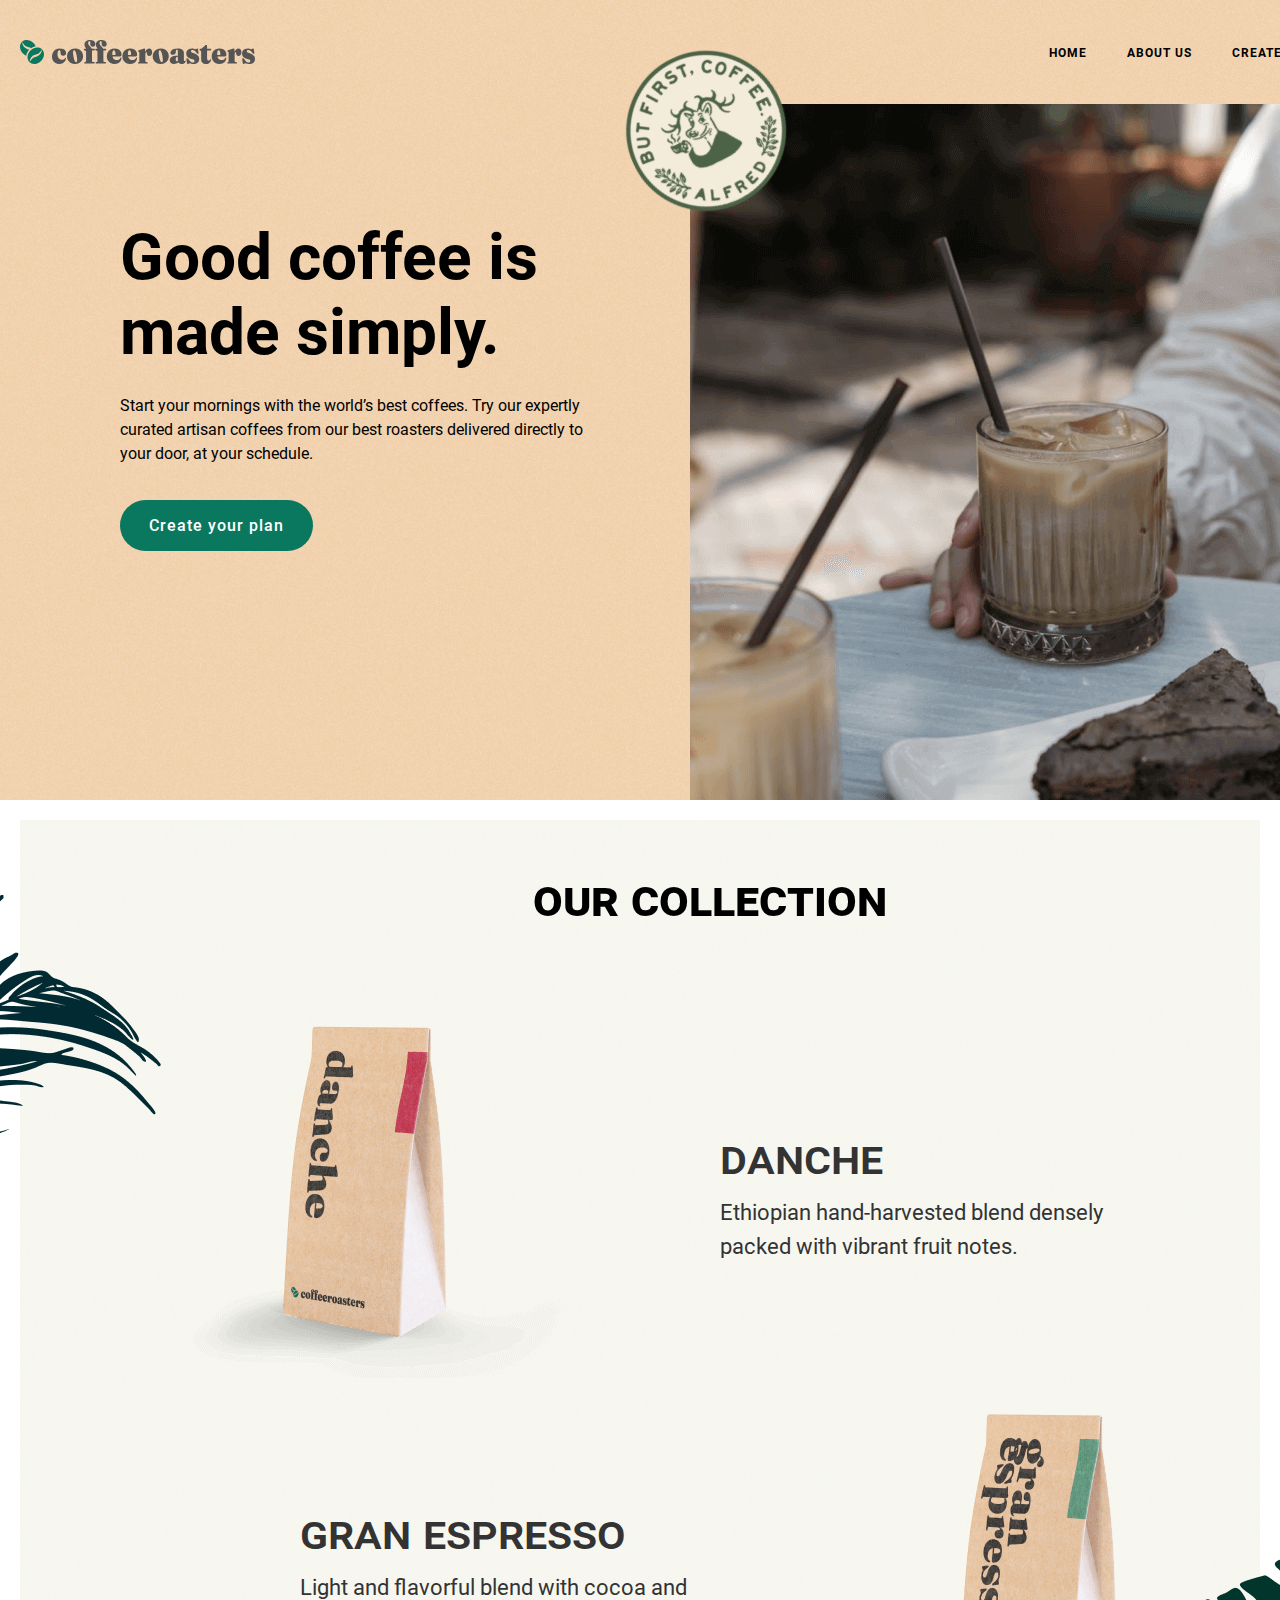
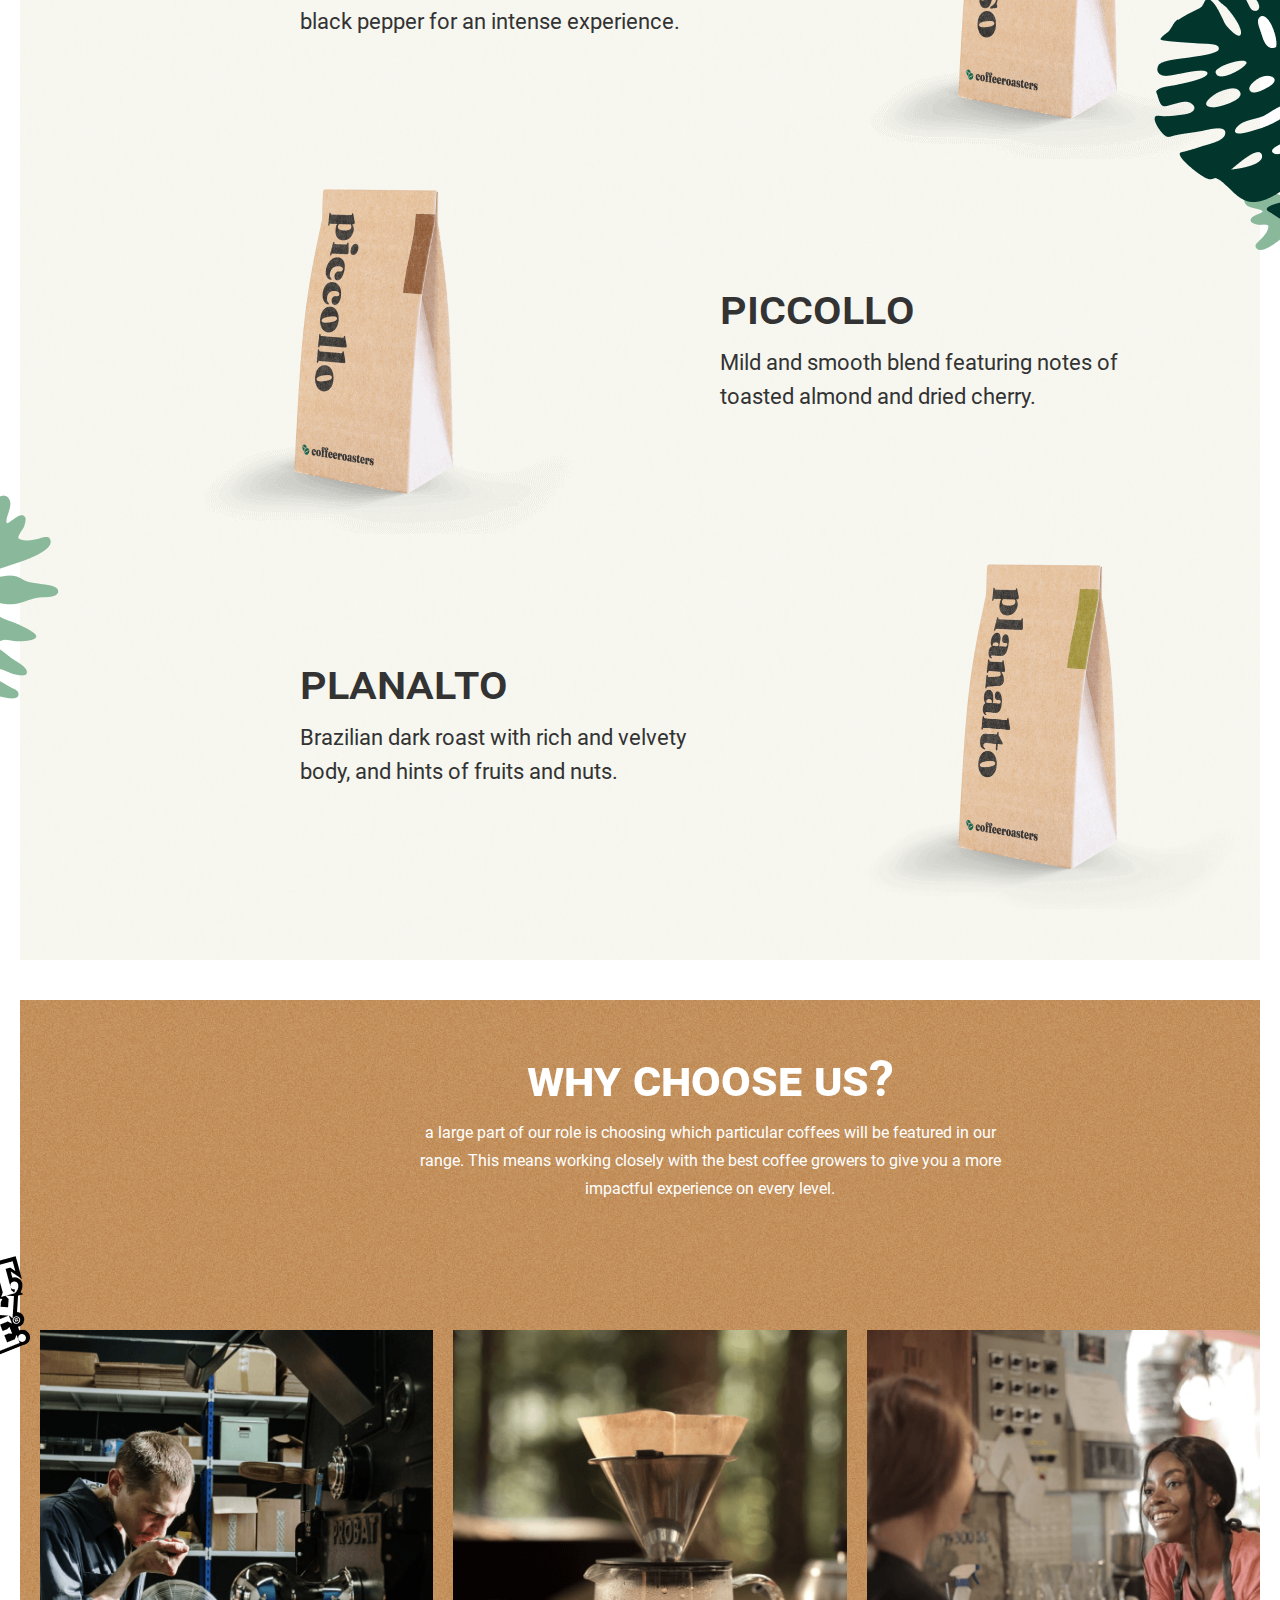
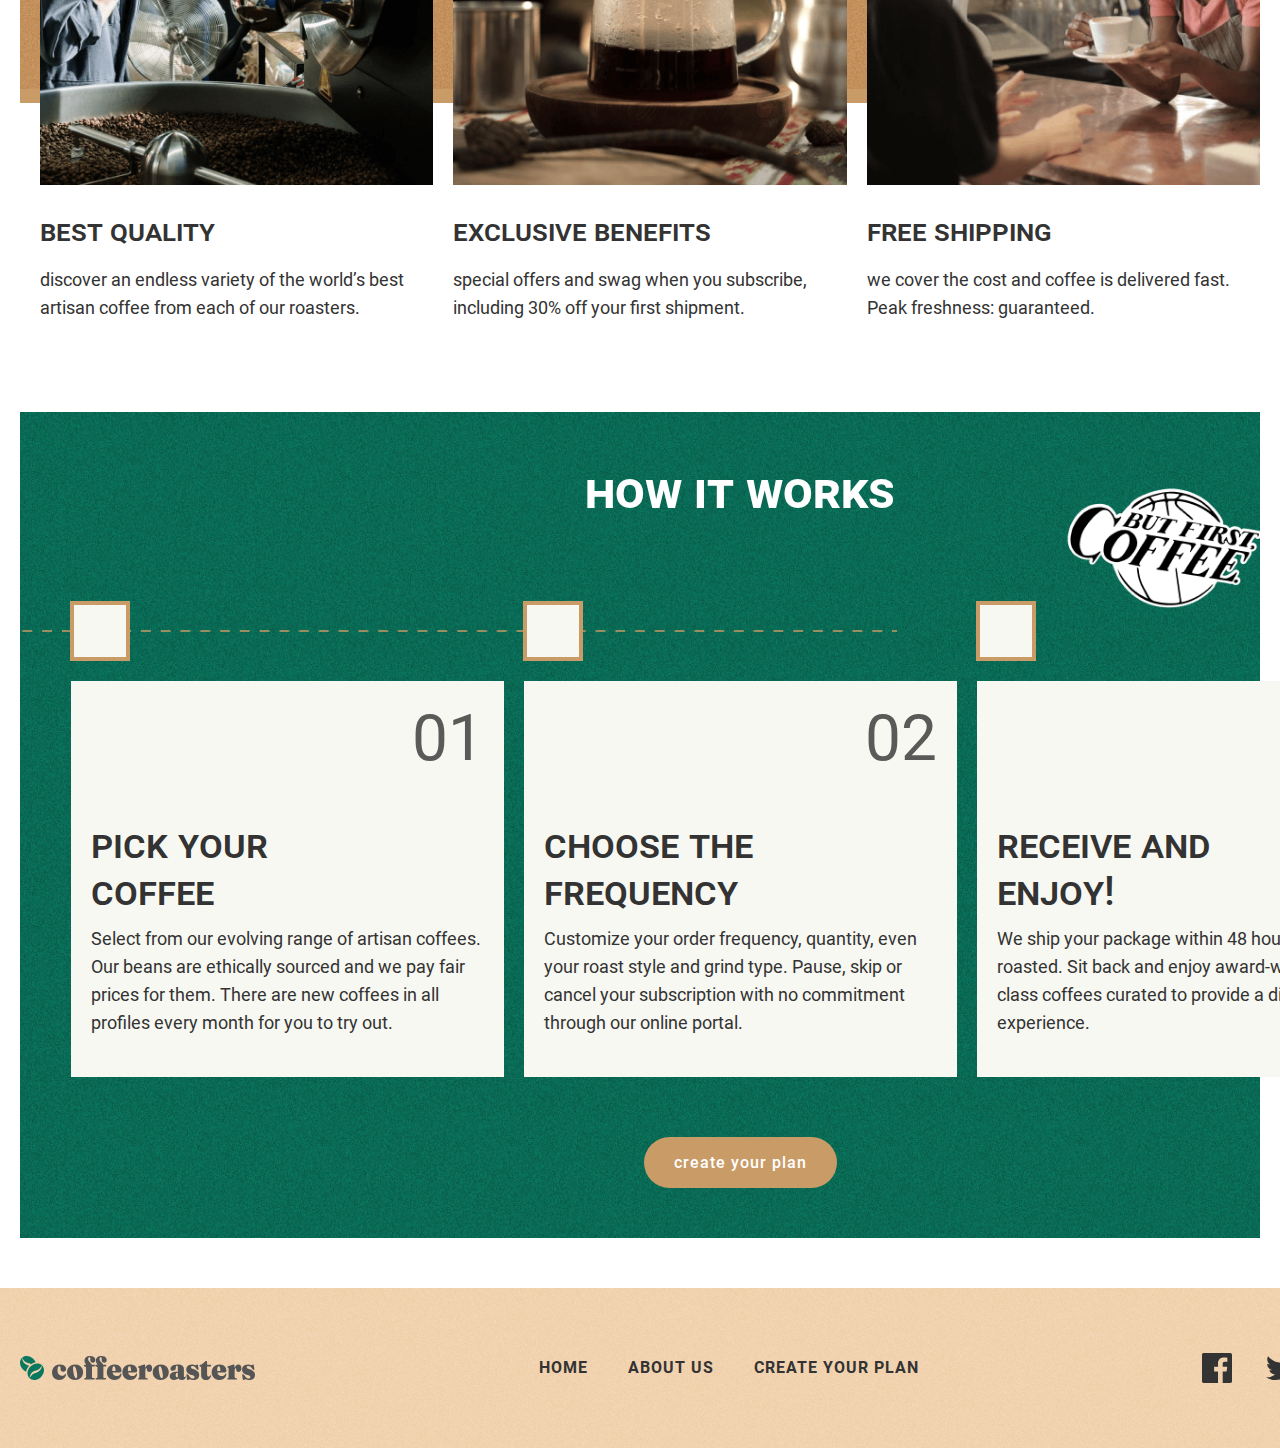
<file: index.html>
<!DOCTYPE html>
<html lang="en">
<head>
  <meta charset="UTF-8">
  <meta http-equiv="X-UA-Compatible" content="IE=edge">
  <meta name="viewport" content="width=device-width, initial-scale=1.0">
  <link rel="stylesheet" href="./css/main.min.css">
  <title>Coffeeroasters</title>
</head>
<body>

  <header class="header">  
    <div class="container">
      <div class="header__list">
        <a class="header__logo-link" href="./index.html"><img class="header__logo-img" src="./images/Coffeeroaster__logo.svg" width="235" height="24" alt="site logo"></a>
        <nav class="header__menu menu">
          <ol class="menu__list">
            <li class="menu__item">
              <a class="menu__link" href="./index.html">HOME</a>
            </li>
            <li class="menu__item">
              <a class="menu__link" href="./about.html">ABOUT US</a>
            </li>
            <li class="menu__item">
              <a class="menu__link" href="./create.html">Create your plan</a>
            </li>
          </ol>
        </nav>
      </div>
    </div>
  </header>

  <main class="main">

    <section class="hero">
      <div class="container">
        <div class="hero__list">
          <h1 class="hero__title">Good coffee is made simply.</h1>
          <p class="hero__text">Start your mornings with the world’s best coffees. Try our expertly curated artisan coffees from our best roasters delivered directly to your door, at your schedule.</p>
          <a class="hero__link" href="#">Create your plan</a>
        </div>
      </div>
    </section>

    <section class="product">
      <div class="product__box">
        <div class="container">
          <h2 class="product__title">our collection</h2>
          <ul class="product__list">
            <li class="product__item">
              <img class="product__img" src="./images/danche.png" srcset="./images/danche.png 1x, ./images/danche@2x.png 2x" width="450" height="375" alt="the package depicts danche coffees">
              <div class="product__content">
                <h3 class="product__subject">danche</h3>
                <p class="product__text">Ethiopian hand-harvested blend densely packed with vibrant fruit notes.</p>
              </div>
            </li>
            <li class="product__item">
              <img class="product__img product__img--two" src="./images/gran.png" srcset="./images/gran.png 1x, ./images/gran@2x.png 2x" width="450" height="375" alt="the package features Gran Espresso coffees">
              <div class="product__content">
                <h3 class="product__subject">gran espresso</h3>
                <p class="product__text">Light and flavorful blend with cocoa and black pepper for an intense experience.</p>
              </div>
            </li>
            <li class="product__item">
              <img class="product__img" src="./images/piccollo.png" srcset="./images/piccollo.png 1x, ./images/piccollo@2x.png 2x" width="450" height="375" alt="the package features Piccollo coffees">
              <div class="product__content">
                <h3 class="product__subject">piccollo</h3>
                <p class="product__text">Mild and smooth blend featuring notes of toasted almond and dried cherry.</p>
              </div>
            </li>
            <li class="product__item">
              <img class="product__img product__img--two" src="./images/planalto.png" srcset="./images/planalto.png 1x, ./images/planalto@2x.png 2x" width="450" height="375" alt="the package describes Planalto coffees">
              <div class="product__content">
                <h3 class="product__subject">planalto</h3>
                <p class="product__text">Brazilian dark roast with rich and velvety body, and hints of fruits and nuts.</p>
              </div>
            </li>
          </ul>
        </div>
      </div>
    </section>

    <section class="choose">
      <div class="choose__box">
        <div class="container">
          <div class="choose__info">
            <h3 class="choose__title">why choose us?</h3>
            <p class="choose__text">a large part of our role is choosing which particular coffees will be featured 
            in our range. This means working closely with the best coffee growers to give 
            you a more impactful experience on every level.</p>
          </div>
          <ol class="choose__list">
            <li class="choose__item">
              <img class="choose__img" src="./images/choose_img_one.png" srcset="./images/choose_img_one.png 1x, ./images/choose_img_one@2x.png 2x" width="433" height="500" alt="">
              <div class="choose__content">
                <strong class="choose__subject">best quality</strong>
                <p class="choose__desc">discover an endless variety of the world’s best artisan coffee from each of our roasters.</p>
              </div>
            </li>
            <li class="choose__item">
              <img class="choose__img" src="./images/choose_img_two.png" srcset="./images/choose_img_two.png 1x, ./images/choose_img_two@2x.png 2x" width="433" height="500" alt="">
              <div class="choose__content">
                <strong class="choose__subject">exclusive benefits</strong>
                <p class="choose__desc">special offers and swag when you subscribe, including 30% off your first shipment.</p>
              </div>
            </li>
            <li class="choose__item">
              <img class="choose__img" src="./images/choose_img_there.png" srcset="./images/choose_img_there.png 1x, ./images/choose_img_there@2x.png 2x" width="433" height="500" alt="">
              <div class="choose__content">
                <strong class="choose__subject">free shipping</strong>
                <p class="choose__desc">we cover the cost and coffee is delivered fast. Peak freshness: guaranteed.</p>
              </div>
            </li>
          </ol>
        </div>
      </div>
    </section>

    <section class="works">
      <div class="works__box">
        <div class="container">
          <h2 class="works__title">how it works</h2>
          <div class="works__kubik-box">
            <span class="works__kubik"></span>
            <span class="works__kubik"></span>
            <span class="works__kubik"></span>
          </div>
          <ol class="works__list">
            <li class="works__item">
              <strong class="works__number">01</strong>
              <div class="works__subject-box">
                <h3 class="works__subject">pick your coffee</h3>
              </div>
              <p class="works__text">Select from our evolving range of artisan coffees. Our beans are ethically sourced and we pay fair prices for them. There are new coffees in all profiles every month for you to try out.</p>
            </li>
            <li class="works__item">
              <strong class="works__number">02</strong>
              <div class="works__subject-box">
                <h3 class="works__subject">choose the frequency</h3>
              </div>
              <p class="works__text">Customize your order frequency, quantity, even your roast style and grind type. Pause, skip or cancel your subscription with no commitment through our online portal.</p>
            </li>
            <li class="works__item">
              <strong class="works__number">03</strong>
              <div class="works__subject-box">
                <h3 class="works__subject">receive and enjoy!</h3>
              </div>
              <p class="works__text">We ship your package within 48 hours, freshly roasted. Sit back and enjoy award-winning world-class coffees curated to provide a distinct tasting experience.</p>
            </li>
          </ol>
          <a class="works__link" href="#">create your plan</a>

        </div>
      </div>
    </section>

  </main>


  <footer class="footer">
    <div class="container">
      <div class="footer__box menu">
        <a class="footer__logo" href="./index.html">
          <img class="footer__logo-img" src="./images/Coffeeroaster__logo.svg" width="235" height="24" alt="site logo">
        </a>
        <ol class="footer__menu menu__sublist">
          <li class="menu__subitem">
            <a class="menu__sublink" href="./index.html">HOME</a>
          </li>
          <li class="menu__subitem">
            <a class="menu__sublink" href="./about.html">ABOUT US</a>
          </li>
          <li class="menu__subitem">
            <a class="menu__sublink" href="./create.html">Create your plan</a>
          </li>
        </ol>
        <div class="footer__right">
          <a class="footer__right-logo" href="https://facebook.com" target="_blank">
            <img src="./images/facebook.svg" width="30" height="30" alt="facebook logo">
          </a>
          <a class="footer__right-logo" href="https://twitter.com" target="_blank">
            <img src="./images/twitter.svg" width="30" height="30" alt="twitter logo">
          </a>
          <a class="footer__right-logo" href="https://instagram.com" target="_blank">
            <img src="./images/instagram.svg" width="30" height="30" alt="instagram logo">
          </a>
        </div>
      </div>
    </div>
  </footer>

  <script src="./js/main.js"></script>
</body>
</html>
</file>
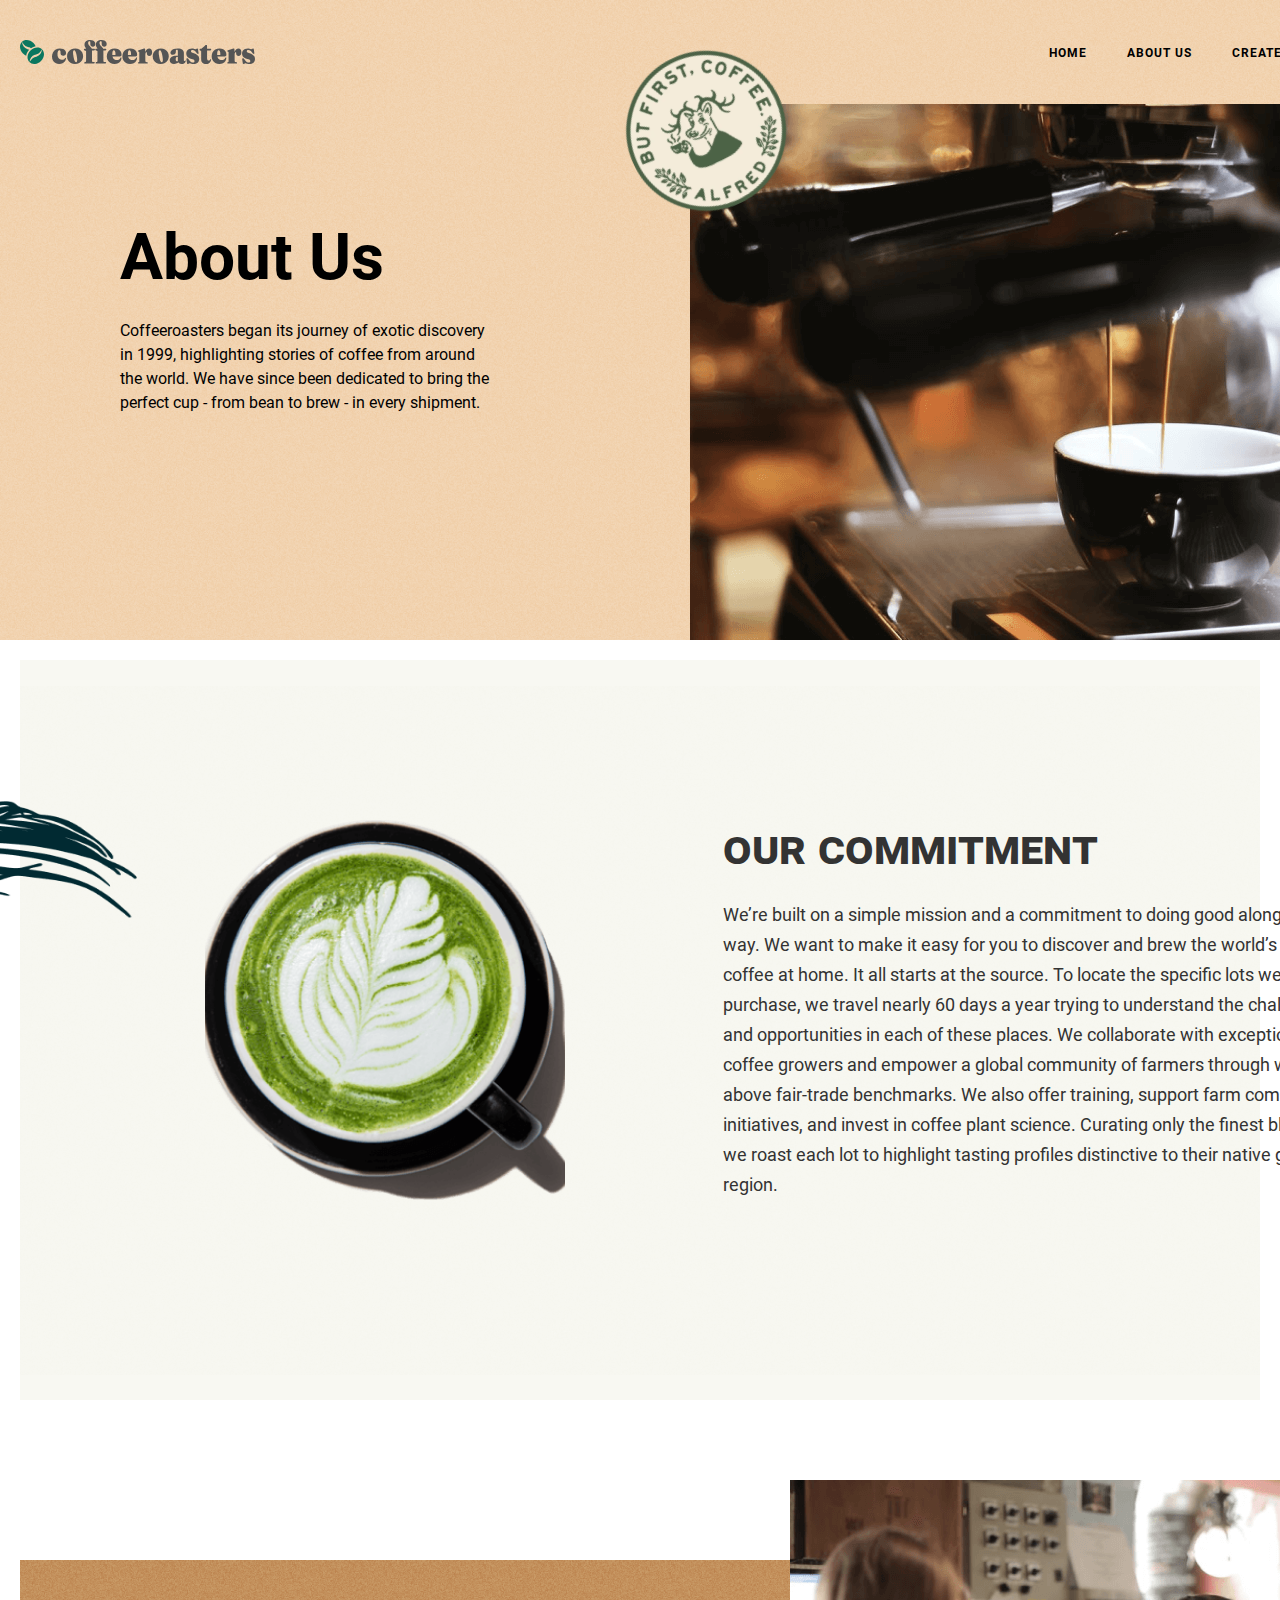
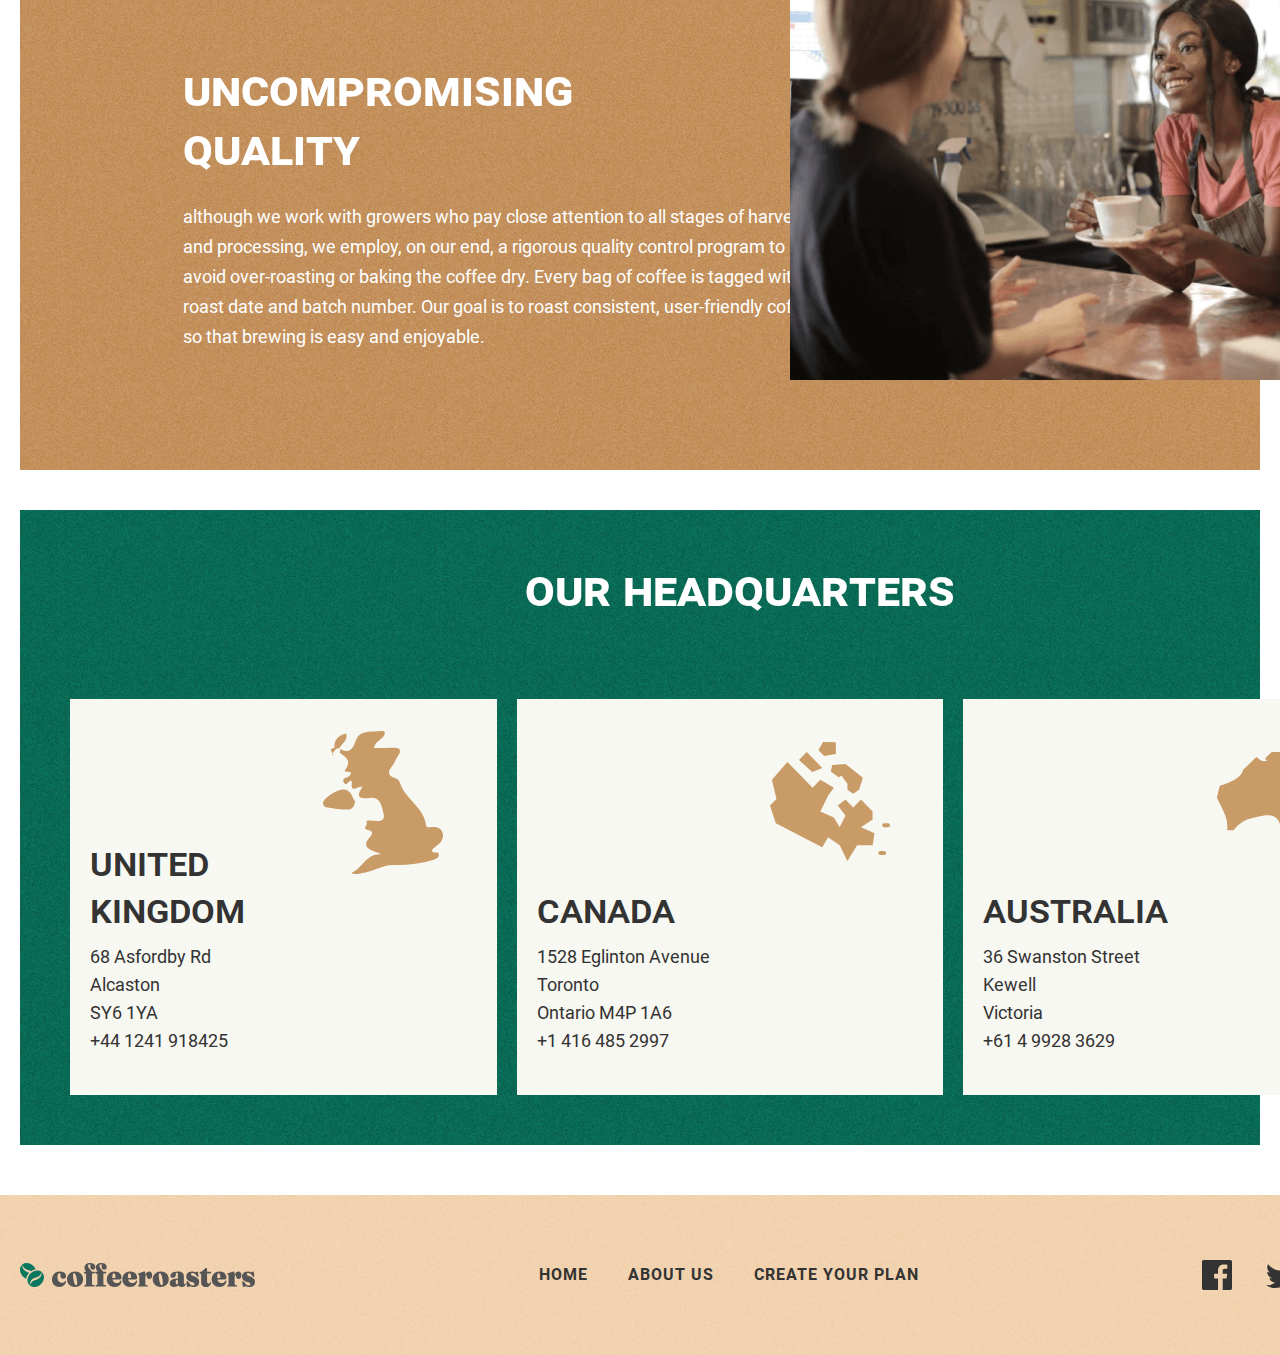
<file: about.html>
<!DOCTYPE html>
<html lang="en">
<head>
  <meta charset="UTF-8">
  <meta http-equiv="X-UA-Compatible" content="IE=edge">
  <meta name="viewport" content="width=device-width, initial-scale=1.0">
  <link rel="stylesheet" href="./css/main.min.css">
  <title>Coffeeroasters</title>
</head>
<body>

  <header class="header">  
    <div class="container">
      <div class="header__list">
        <a class="header__logo-link" href="./index.html"><img class="header__logo-img" src="./images/Coffeeroaster__logo.svg" width="235" height="24" alt="site logo"></a>
        <nav class="header__menu menu">
          <ol class="menu__list">
            <li class="menu__item">
              <a class="menu__link" href="./index.html">HOME</a>
            </li>
            <li class="menu__item">
              <a class="menu__link" href="./about.html">ABOUT US</a>
            </li>
            <li class="menu__item">
              <a class="menu__link" href="./create.html">Create your plan</a>
            </li>
          </ol>
        </nav>
      </div>
    </div>
  </header>


  <main class="main">

    <section class="about-hero">
      <div class="container">
        <div class="about-hero__sublist">
          <h1 class="about-hero__title">About Us</h1>
          <p class="about-hero__text">Coffeeroasters began its journey of exotic discovery in 1999, highlighting stories of coffee from around the world. We have since been dedicated to bring the perfect cup - from bean to brew - in every shipment.</p>
        </div>
      </div>
    </section>

    <section class="about-commit">
      <div class="about-commit__box">
        <div class="container">
          <div class="about-content-subbox">
            <img class="about-commit__img" src="./images/commit_img.png" srcset="./images/commit_img.png 1x, ./images/commit_img@2x.png 2x" width="360" height="364" alt="coffee in the grocery store. the foam of the coffee depicts a picture of a leaf">
            <div class="about-commit__list">
              <h2 class="about-commit__title">our commitment</h2>
              <p class="about-commit__text">We’re built on a simple mission and a commitment to doing good along the way. We want to make it easy for you to discover and brew the world’s best coffee at home. It all starts at the source. To locate the specific lots we want to purchase, we travel nearly 60 days a year trying to understand the challenges and opportunities in each of these places. We collaborate with exceptional coffee growers and empower a global community of farmers through with well above fair-trade benchmarks. We also offer training, support farm community initiatives, and invest in coffee plant science. Curating only the finest blends, we roast each lot to highlight tasting profiles distinctive to their native growing region.</p>
          </div>
          </div>
        </div>
      </div>
    </section>

    <section class="about-info">
      <div class="about-info__box">
        <div class="container">
          <div class="about-info__list">
            <div class="about-info__item">
              <h2 class="about-info__title">uncompromising quality</h2>
            </div>
            <p class="about-info__text">although we work with growers who pay close attention to all stages of harvest and processing, we employ, on our end, a rigorous quality control program to avoid over-roasting or baking the coffee dry. Every bag of coffee is tagged with a roast date and batch number. Our goal is to roast consistent, user-friendly coffee, so that brewing is easy and enjoyable.</p>
          </div>
        </div>
      </div>
    </section>

    <section class="about-works">
      <div class="about-works__box">
        <div class="container">
          <h2 class="about-works__title">our headquarters</h2>
          <ol class="about-works__list">
            <li class="about-works__item">
              <div class="about-works-subject-box">
                <h3 class="about-works__subject">united kingdom</h3>
              </div>
              <p class="about-works__text">68 Asfordby Rd</p>
              <p class="about-works__text">Alcaston</p>
              <p class="about-works__text">SY6 1YA</p>
              <p class="about-works__text">+44 1241 918425</p>

            </li>
            <li class="about-works__item">
              <div class="about-works-subject-box">
                <h3 class="about-works__subject">canada</h3>
              </div>
              <p class="about-works__text">1528  Eglinton Avenue</p>
              <p class="about-works__text">Toronto</p>
              <p class="about-works__text">Ontario M4P 1A6</p>
              <p class="about-works__text">+1 416 485 2997</p>
            </li>
            <li class="about-works__item">
              <div class="about-works-subject-box">
                <h3 class="about-works__subject">australia</h3>
              </div>
              <p class="about-works__text">36 Swanston Street</p>
              <p class="about-works__text">Kewell</p>
              <p class="about-works__text">Victoria</p>
              <p class="about-works__text">+61 4 9928 3629</p>
            </li>
          </ol>

        </div>
      </div>
    </section>

  </main>


  <footer class="footer">
    <div class="container">
      <div class="footer__box menu">
        <a class="footer__logo" href="./index.html">
          <img class="footer__logo-img" src="./images/Coffeeroaster__logo.svg" width="235" height="24" alt="site logo">
        </a>
        <ol class="footer__menu menu__sublist">
          <li class="menu__subitem">
            <a class="menu__sublink" href="./index.html">HOME</a>
          </li>
          <li class="menu__subitem">
            <a class="menu__sublink" href="./about.html">ABOUT US</a>
          </li>
          <li class="menu__subitem">
            <a class="menu__sublink" href="./create.html">Create your plan</a>
          </li>
        </ol>
        <div class="footer__right">
          <a class="footer__right-logo" href="https://facebook.com" target="_blank">
            <img src="./images/facebook.svg" width="30" height="30" alt="facebook logo">
          </a>
          <a class="footer__right-logo" href="https://twitter.com" target="_blank">
            <img src="./images/twitter.svg" width="30" height="30" alt="twitter logo">
          </a>
          <a class="footer__right-logo" href="https://instagram.com" target="_blank">
            <img src="./images/instagram.svg" width="30" height="30" alt="instagram logo">
          </a>
        </div>
      </div>
    </div>
  </footer>
  

  <script src="./js/main.js"></script>
</body>
</html>
</file>
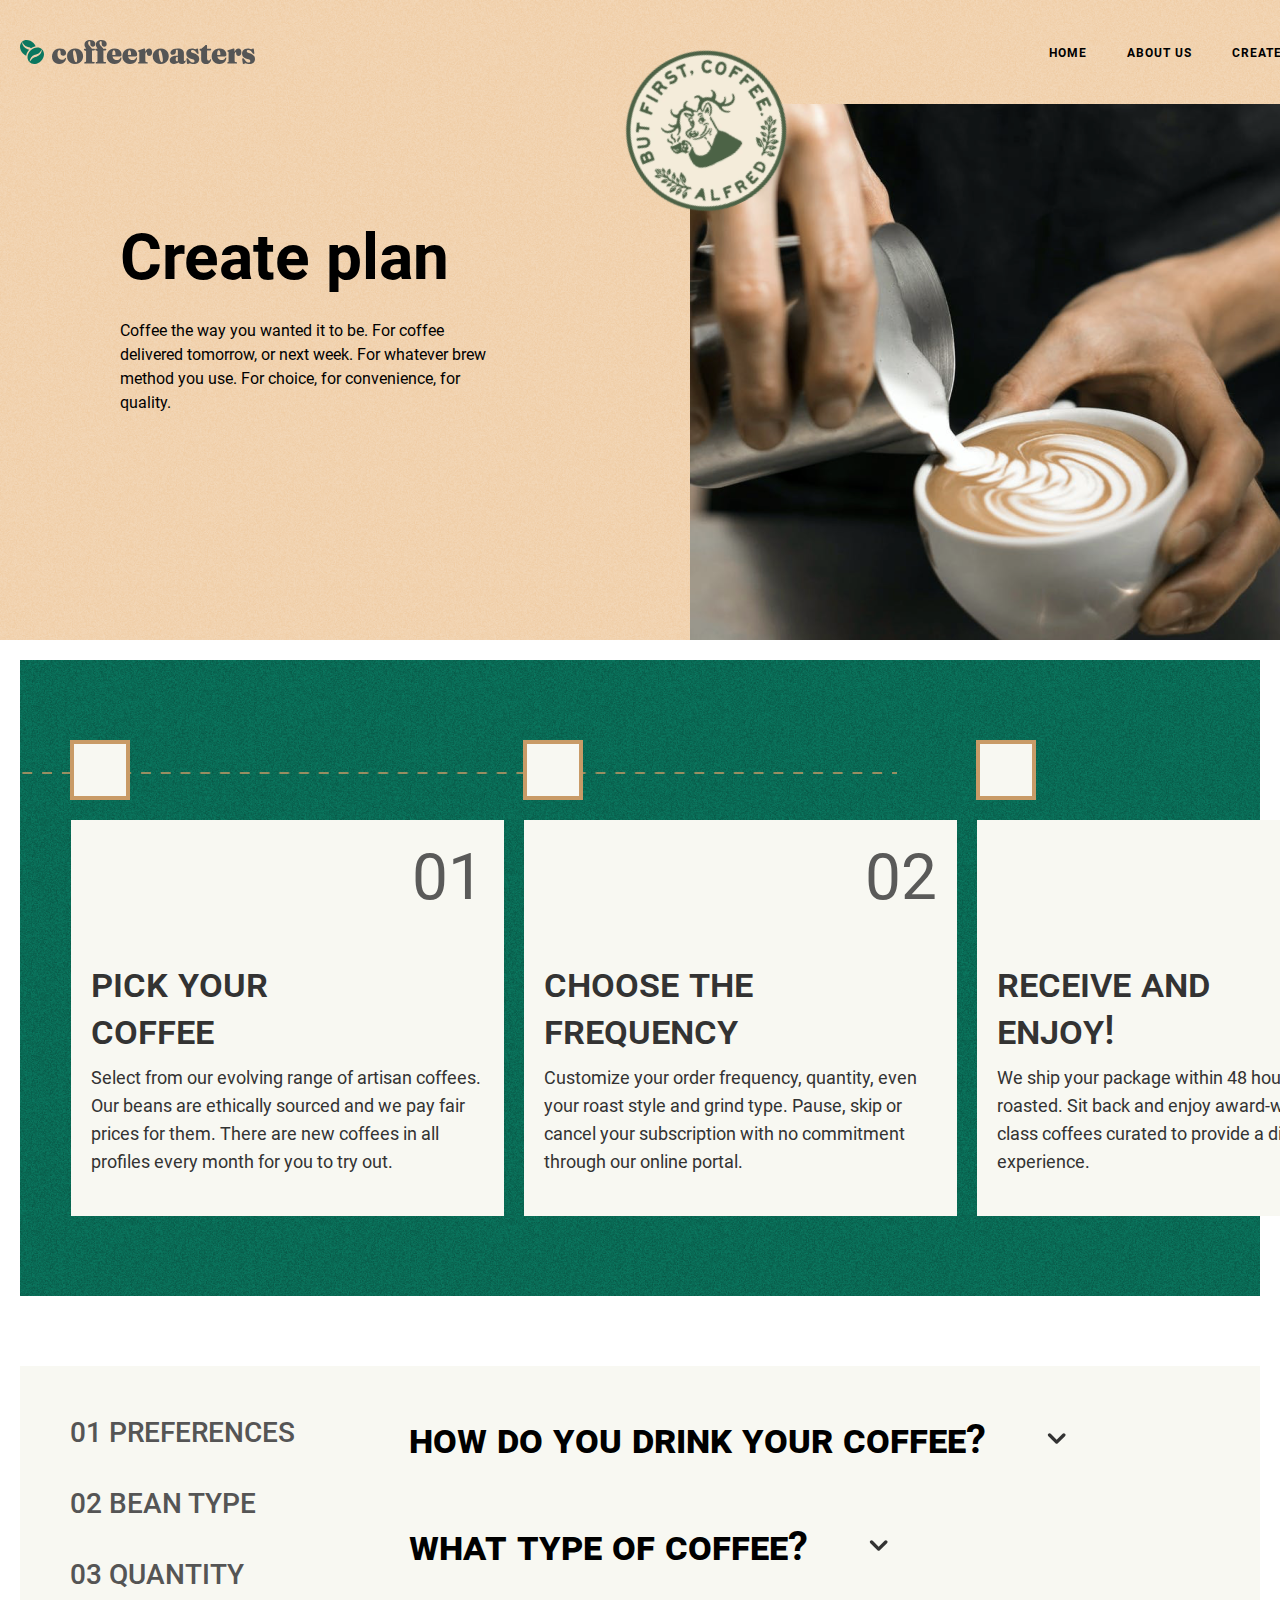
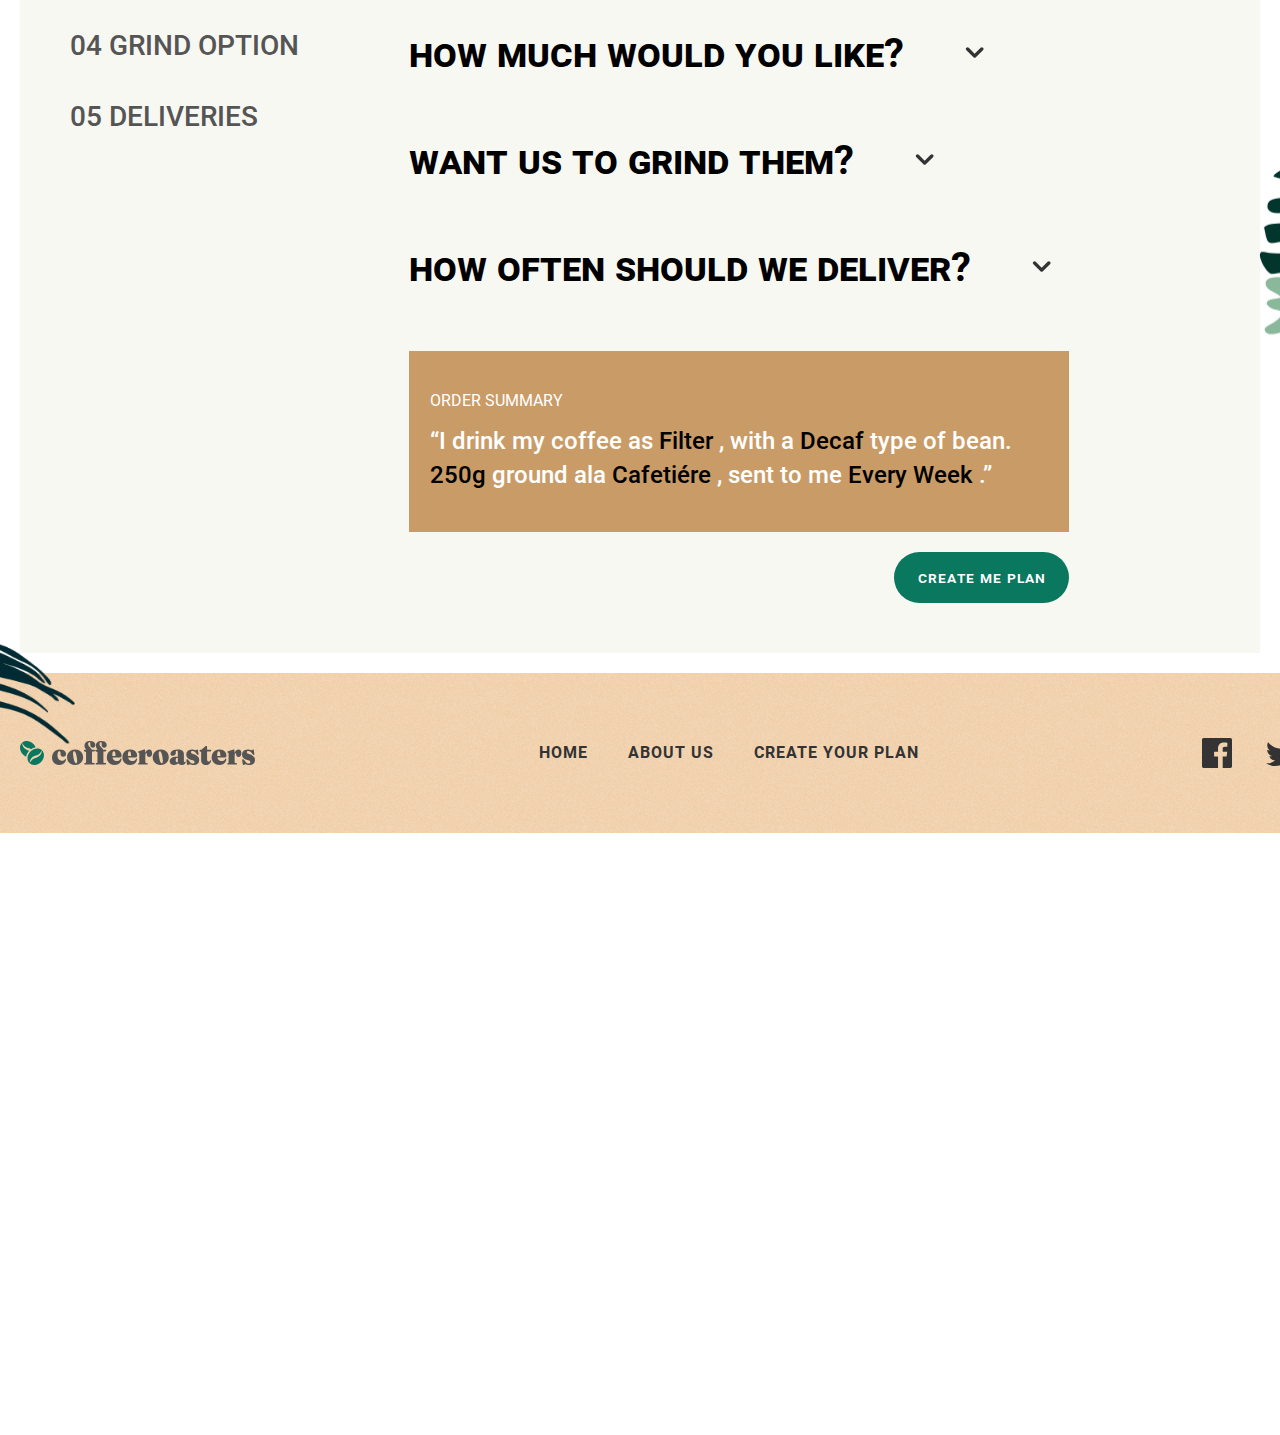
<file: create.html>
<!DOCTYPE html>
<html lang="en">
<head>
  <meta charset="UTF-8">
  <meta http-equiv="X-UA-Compatible" content="IE=edge">
  <meta name="viewport" content="width=device-width, initial-scale=1.0">
  <link rel="stylesheet" href="./css/main.min.css">
  <title>Coffeeroasters</title>
</head>
<body>

  <header class="header">  
    <div class="container">
      <div class="header__list">
        <a class="header__logo-link" href="./index.html"><img class="header__logo-img" src="./images/Coffeeroaster__logo.svg" width="235" height="24" alt="site logo"></a>
        <nav class="header__menu menu">
          <ol class="menu__list">
            <li class="menu__item">
              <a class="menu__link" href="./index.html">HOME</a>
            </li>
            <li class="menu__item">
              <a class="menu__link" href="./about.html">ABOUT US</a>
            </li>
            <li class="menu__item">
              <a class="menu__link" href="./create.html">Create your plan</a>
            </li>
          </ol>
        </nav>
      </div>
    </div>
  </header>


  <main class="main">

    <section class="create-hero">
      <div class="container">
        <div class="create-hero__sublist">
          <h1 class="create-hero__title">Create plan</h1>
          <p class="create-hero__text">Coffee the way you wanted it to be. For coffee delivered tomorrow, or next week. For whatever brew method you use. For choice, for convenience, for quality.</p>
        </div>
      </div>
    </section>

    <section class="create-works">
      <div class="create-works__box">
        <div class="container">
          <div class="create-works__kubik-box">
            <span class="create-works__kubik"></span>
            <span class="create-works__kubik"></span>
            <span class="create-works__kubik"></span>
          </div>
          <ol class="create-works__list">
            <li class="create-works__item">
              <strong class="create-works__number">01</strong>
              <div class="create-works__subject-box">
                <h3 class="create-works__subject">pick your coffee</h3>
              </div>
              <p class="create-works__text">Select from our evolving range of artisan coffees. Our beans are ethically sourced and we pay fair prices for them. There are new coffees in all profiles every month for you to try out.</p>
            </li>
            <li class="create-works__item">
              <strong class="create-works__number">02</strong>
              <div class="create-works__subject-box">
                <h3 class="create-works__subject">choose the frequency</h3>
              </div>
              <p class="create-works__text">Customize your order frequency, quantity, even your roast style and grind type. Pause, skip or cancel your subscription with no commitment through our online portal.</p>
            </li>
            <li class="create-works__item">
              <strong class="create-works__number">03</strong>
              <div class="create-works__subject-box">
                <h3 class="create-works__subject">receive and enjoy!</h3>
              </div>
              <p class="create-works__text">We ship your package within 48 hours, freshly roasted. Sit back and enjoy award-winning world-class coffees curated to provide a distinct tasting experience.</p>
            </li>
          </ol>
        </div>
      </div>
    </section>

    <section class="purchases">
      <div class="purchases__box box">
        <div class="container">
          <form class="box" action="https://echo.htmlacademy.ru/" method="POST">

            <div class="box__left">
              <label class="box__left-list list">
                <input class="list__item visually-hidden" type="radio" name="user_pruchases" value="Preferences">
                <span class="list__item-box item">
                  <span class="item__title">01 PREFERENCES</span>
                </span>
              </label>
              <label class="box__left-list list">
                <input class="list__item visually-hidden" type="radio" name="user_pruchases" value="Bean Type">
                <span class="list__item-box item">
                  <span class="item__title">02 BEAN TYPE</span>
                </span>
              </label>
              <label class="box__left-list list">
                <input class="list__item visually-hidden" type="radio" name="user_pruchases" value="Quantity">
                <span class="list__item-box item">
                  <span class="item__title">03 QUANTITY</span>
                </span>
              </label>
              <label class="box__left-list list">
                <input class="list__item visually-hidden" type="radio" name="user_pruchases" value="Grind Option">
                <span class="list__item-box item">
                  <span class="item__title">04 GRIND OPTION</span>
                </span>
              </label>
              <label class="box-left-list list">
                <input class="list__item visually-hidden" type="radio" name="user_pruchases" value="Deliveries">
                <span class="list__item-box item">
                  <span class="item__title">05 DELIVERIES</span>
                </span>
              </label>
            </div>

            <div class="box__right">
              <div class="box__list">

                <div class="box__right-subbox">
                  <div class="box__survey">
                    <h3 class="box__right-title">how do you drink your coffee?</h3>
                    <button class="box__right-button" type="button" >
                      <svg width="19" height="11" fill="none" xmlns="http://www.w3.org/2000/svg"><path d="M17.988.784a1.667 1.667 0 0 0-2.35 0l-5.983 5.9-5.9-5.9a1.667 1.667 0 1 0-2.35 2.367l7.066 7.066a1.667 1.667 0 0 0 2.367 0l7.15-7.066a1.667 1.667 0 0 0 0-2.367Z" fill="#333"/></svg>
                    </button>
                  </div>

                  <div class="survery-content">
                    <label class="box__right-list item">
                      <input class="item__list-item visually-hidden" type="radio" name="user_demand" value="capsule">
                      <span class="item-box">
                        <strong class="item-title">capsule</strong>
                        <span class="item-text">Compatible with Nespresso systems and similar brewers</span>
                      </span>
                    </label>
                    <label class="box__right-list item">
                      <input class="item__list-item visually-hidden" type="radio" name="user_demand" value="filter">
                      <span class="item-box item__box-one">
                        <strong class="item-title">filter</strong>
                        <span class="item-text">For pour over or drip methods like Aeropress, Chemex, and V60</span>
                      </span>
                    </label>
                    <label class="box__right-list item">
                      <input class="item__list-item visually-hidden" type="radio" name="user_demand" value="espresso">
                      <span class="item-box item__box-one">
                        <strong class="item-title">espresso</strong>
                        <span class="item-text">Dense and finely ground beans for an intense, flavorful experience</span>
                      </span>
                    </label>
                  </div>
                </div>

                <div class="box__right-subbox">
                  <div class="box__survey">
                    <h3 class="box__right-title">what type of coffee?</h3>
                    <button class="box__two-button" type="button" >
                      <svg width="19" height="11" fill="none" xmlns="http://www.w3.org/2000/svg"><path d="M17.988.784a1.667 1.667 0 0 0-2.35 0l-5.983 5.9-5.9-5.9a1.667 1.667 0 1 0-2.35 2.367l7.066 7.066a1.667 1.667 0 0 0 2.367 0l7.15-7.066a1.667 1.667 0 0 0 0-2.367Z" fill="#333"/></svg>
                    </button>
                  </div>

                  <div class="survery-content-two">
                    <label class="box__right-list item">
                      <input class="item__list-item visually-hidden" type="radio" name="user_type" value="single origin">
                      <span class="item-box">
                        <strong class="item-title">single origin</strong>
                        <span class="item-text">Distinct, high quality coffee from a specific family-owned farm</span>
                      </span>
                    </label>
                    <label class="box__right-list item">
                      <input class="item__list-item visually-hidden" type="radio" name="user_type" value="decaf">
                      <span class="item-box item__box-one">
                        <strong class="item-title">decaf</strong>
                        <span class="item-text">Just like regular coffee, except the caffeine has been removed</span>
                      </span>
                    </label>
                    <label class="box__right-list item">
                      <input class="item__list-item visually-hidden" type="radio" name="user_type" value="blended">
                      <span class="item-box item__box-one">
                        <strong class="item-title">blended</strong>
                        <span class="item-text">Combination of two or three dark roasted beans of organic coffees</span>
                      </span>
                    </label>
                  </div>
                </div>

                <div class="box__right-subbox">
                  <div class="box__survey">
                    <h3 class="box__right-title">how much would you like?</h3>
                    <button class="box__there-button" type="button" >
                      <svg width="19" height="11" fill="none" xmlns="http://www.w3.org/2000/svg"><path d="M17.988.784a1.667 1.667 0 0 0-2.35 0l-5.983 5.9-5.9-5.9a1.667 1.667 0 1 0-2.35 2.367l7.066 7.066a1.667 1.667 0 0 0 2.367 0l7.15-7.066a1.667 1.667 0 0 0 0-2.367Z" fill="#333"/></svg>
                    </button>
                  </div>

                  <div class="survery-content-there">
                    <label class="box__right-list item">
                      <input class="item__list-item visually-hidden" type="radio" name="user_quantity" value="250G">
                      <span class="item-box">
                        <strong class="item-title">250G</strong>
                        <span class="item-text">Perfect for the solo drinker. Yields about 12 delicious cups.</span>
                      </span>
                    </label>
                    <label class="box__right-list item">
                      <input class="item__list-item visually-hidden" type="radio" name="user_quantity" value="500G">
                      <span class="item-box item__box-one">
                        <strong class="item-title">500G</strong>
                        <span class="item-text">Perfect option for a couple. Yields about 40 delectable cups.</span>
                      </span>
                    </label>
                    <label class="box__right-list item">
                      <input class="item__list-item visually-hidden" type="radio" name="user_quantity" value="1000G">
                      <span class="item-box item__box-one">
                        <strong class="item-title">1000G</strong>
                        <span class="item-text">Perfect for offices and events. Yields about 90 delightful cups.</span>
                      </span>
                    </label>
                  </div>
                </div>

                <div class="box__right-subbox">
                  <div class="box__survey">
                    <h3 class="box__right-title">want us to grind them?</h3>
                    <button class="box__four-button" type="button" >
                      <svg width="19" height="11" fill="none" xmlns="http://www.w3.org/2000/svg"><path d="M17.988.784a1.667 1.667 0 0 0-2.35 0l-5.983 5.9-5.9-5.9a1.667 1.667 0 1 0-2.35 2.367l7.066 7.066a1.667 1.667 0 0 0 2.367 0l7.15-7.066a1.667 1.667 0 0 0 0-2.367Z" fill="#333"/></svg>
                    </button>
                  </div>

                  <div class="survery-content-four">
                    <label class="box__right-list item">
                      <input class="item__list-item visually-hidden" type="radio" name="user_small" value="wholebean">
                      <span class="item-box">
                        <strong class="item-title">wholebean</strong>
                        <span class="item-text">Best choice if you cherish the full sensory experience</span>
                      </span>
                    </label>
                    <label class="box__right-list item">
                      <input class="item__list-item visually-hidden" type="radio" name="user_small" value="filter">
                      <span class="item-box item__box-one">
                        <strong class="item-title">filter</strong>
                        <span class="item-text">For drip or pour-over coffee methods such as V60 or Aeropress</span>
                      </span>
                    </label>
                    <label class="box__right-list item">
                      <input class="item__list-item visually-hidden" type="radio" name="user_small" value="cafetiére">
                      <span class="item-box item__box-one">
                        <strong class="item-title">cafetiére</strong>
                        <span class="item-text">Course ground beans specially suited for french press coffee</span>
                      </span>
                    </label>
                  </div>
                </div>

                <div class="box__right-subbox">
                  <div class="box__survey">
                    <h3 class="box__right-title">how often should we deliver?</h3>
                    <button class="box__five-button" type="button" >
                      <svg width="19" height="11" fill="none" xmlns="http://www.w3.org/2000/svg"><path d="M17.988.784a1.667 1.667 0 0 0-2.35 0l-5.983 5.9-5.9-5.9a1.667 1.667 0 1 0-2.35 2.367l7.066 7.066a1.667 1.667 0 0 0 2.367 0l7.15-7.066a1.667 1.667 0 0 0 0-2.367Z" fill="#333"/></svg>
                    </button>
                  </div>

                  <div class="survery-content-five">
                    <label class="box__right-list item">
                      <input class="item__list-item visually-hidden" type="radio" name="user_lifetime" value="every week">
                      <span class="item-box">
                        <strong class="item-title">every week</strong>
                        <span class="item-text">$7.20 per shipment. Includes free first-class shipping.</span>
                      </span>
                    </label>
                    <label class="box__right-list item">
                      <input class="item__list-item visually-hidden" type="radio" name="user_lifetime" value="every 2 weeks">
                      <span class="item-box">
                        <strong class="item-title">every 2 weeks</strong>
                        <span class="item-text">$9.60 per shipment. Includes free priority shipping.</span>
                      </span>
                    </label>
                    <label class="box__right-list item">
                      <input class="item__list-item visually-hidden" type="radio" name="user_lifetime" value="every month">
                      <span class="item-box">
                        <strong class="item-title">every month</strong>
                        <span class="item-text">$12.00 per shipment. Includes free priority shipping.</span>
                      </span>
                    </label>
                  </div>
                </div>
                
              </div>
  
              <div class="box__summary summary">
                <p class="summary__title">order summary</p>
                <p class="summary__text">
                  “I drink my coffee as 
                  <span class="summary__desc">Filter</span>
                  , with a 
                  <span class="summary__desc">Decaf</span>
                  type of bean. 
                  <span class="summary__desc">250g</span>
                  ground ala 
                  <span class="summary__desc">Cafetiére</span>
                  , sent to me 
                  <span class="summary__desc">Every Week</span>
                  .”
                </p>
              </div>
  
              <div class="box__link-box">
                <button class="box__link" type="submit">create me plan</button>
              </div>
            </div>
            
          </form>
        </div>
      </div>
    </section>

  </main>


  <footer class="footer">
    <div class="container">
      <div class="footer__box menu">
        <a class="footer__logo" href="./index.html">
          <img class="footer__logo-img" src="./images/Coffeeroaster__logo.svg" width="235" height="24" alt="site logo">
        </a>
        <ol class="footer__menu menu__sublist">
          <li class="menu__subitem">
            <a class="menu__sublink" href="./index.html">HOME</a>
          </li>
          <li class="menu__subitem">
            <a class="menu__sublink" href="./about.html">ABOUT US</a>
          </li>
          <li class="menu__subitem">
            <a class="menu__sublink" href="./create.html">Create your plan</a>
          </li>
        </ol>
        <div class="footer__right">
          <a class="footer__right-logo" href="https://facebook.com" target="_blank">
            <img src="./images/facebook.svg" width="30" height="30" alt="facebook logo">
          </a>
          <a class="footer__right-logo" href="https://twitter.com" target="_blank">
            <img src="./images/twitter.svg" width="30" height="30" alt="twitter logo">
          </a>
          <a class="footer__right-logo" href="https://instagram.com" target="_blank">
            <img src="./images/instagram.svg" width="30" height="30" alt="instagram logo">
          </a>
        </div>
      </div>
    </div>
  </footer>
  

  <script src="./js/main.js"></script>
</body>
</html>
</file>
<file: css/main.min.css>
@font-face{font-family:'Roboto';src:url("../fonts/Roboto-Regular.woff2") format("woff2"),url("../fonts/Roboto-Regular.woff") format("woff");font-weight:normal;font-style:normal;font-display:swap}@font-face{font-family:'Roboto';src:url("../fonts/Roboto-Medium.woff2") format("woff2"),url("../fonts/Roboto-Medium.woff") format("woff");font-weight:500;font-style:normal;font-display:swap}@font-face{font-family:'Roboto';src:url("../fonts/Roboto-Bold.woff2") format("woff2"),url("../fonts/Roboto-Bold.woff") format("woff");font-weight:bold;font-style:normal;font-display:swap}/*! normalize.css v8.0.1 | MIT License | github.com/necolas/normalize.css */html{line-height:1.15;-webkit-text-size-adjust:100%}body{margin:0}main{display:block}h1{font-size:2em;margin:0.67em 0}hr{-webkit-box-sizing:content-box;box-sizing:content-box;height:0;overflow:visible}pre{font-family:monospace, monospace;font-size:1em}a{background-color:transparent}abbr[title]{border-bottom:none;text-decoration:underline;-webkit-text-decoration:underline dotted;text-decoration:underline dotted}b,strong{font-weight:bolder}code,kbd,samp{font-family:monospace, monospace;font-size:1em}small{font-size:80%}sub,sup{font-size:75%;line-height:0;position:relative;vertical-align:baseline}sub{bottom:-0.25em}sup{top:-0.5em}img{border-style:none}button,input,optgroup,select,textarea{font-family:inherit;font-size:100%;line-height:1.15;margin:0}button,input{overflow:visible}button,select{text-transform:none}button,[type="button"],[type="reset"],[type="submit"]{-webkit-appearance:button}button::-moz-focus-inner,[type="button"]::-moz-focus-inner,[type="reset"]::-moz-focus-inner,[type="submit"]::-moz-focus-inner{border-style:none;padding:0}button:-moz-focusring,[type="button"]:-moz-focusring,[type="reset"]:-moz-focusring,[type="submit"]:-moz-focusring{outline:1px dotted ButtonText}fieldset{padding:0.35em 0.75em 0.625em}legend{-webkit-box-sizing:border-box;box-sizing:border-box;color:inherit;display:table;max-width:100%;padding:0;white-space:normal}progress{vertical-align:baseline}textarea{overflow:auto}[type="checkbox"],[type="radio"]{-webkit-box-sizing:border-box;box-sizing:border-box;padding:0}[type="number"]::-webkit-inner-spin-button,[type="number"]::-webkit-outer-spin-button{height:auto}[type="search"]{-webkit-appearance:textfield;outline-offset:-2px}[type="search"]::-webkit-search-decoration{-webkit-appearance:none}::-webkit-file-upload-button{-webkit-appearance:button;font:inherit}details{display:block}summary{display:list-item}template{display:none}[hidden]{display:none}html{height:100%;scroll-behavior:smooth}*,*::before,*::after{-webkit-box-sizing:border-box;box-sizing:border-box;scroll-behavior:smooth}body{display:-webkit-box;display:-ms-flexbox;display:flex;-webkit-box-orient:vertical;-webkit-box-direction:normal;-ms-flex-direction:column;flex-direction:column;height:100%;margin:0;overflow-x:hidden;font-family:'Roboto', 'arialable'}main{-webkit-box-flex:1;-ms-flex-positive:1;flex-grow:1}img{max-width:100%;height:auto;vertical-align:middle;-o-object-fit:cover;object-fit:cover}.visually-hidden{clip:rect(0 0 0 0);-webkit-clip-path:inset(50%);clip-path:inset(50%);height:1px;overflow:hidden;position:absolute;white-space:nowrap;width:1px}.container{width:1380px;margin:0 auto;padding:0 20px}.header{background-image:url("../images/back.png");background-blend-mode:overlay;background-repeat:no-repeat;background-size:100%;background-color:#F3D7B7;padding:40px 0}.header__list{display:-webkit-box;display:-ms-flexbox;display:flex;-webkit-box-align:center;-ms-flex-align:center;align-items:center}.header__logo-link{width:235px;height:24px;text-decoration:none}.header__menu{margin-left:auto}.menu__list{display:-webkit-box;display:-ms-flexbox;display:flex;margin:0;padding:0;list-style:none}.menu__item{margin-right:40px}.menu__item:nth-child(3){margin-right:0}.menu__link{font-weight:700;font-size:12px;line-height:14px;letter-spacing:1px;text-transform:uppercase;text-decoration:none;color:#000}@media only screen and (-webkit-min-device-pixel-ratio: 2), only screen and (min--moz-device-pixel-ratio: 2), only screen and (min-device-pixel-ratio: 2), only screen and (min-resolution: 192dpi), only screen and (min-resolution: 2dppx){.header{background-image:url("../images/back@2x.png")}}.hero{position:relative;padding:116px 0 249px;background-image:url("../images/cofe_foto.png"),url("../images/back.png");background-blend-mode:normal, overlay;background-repeat:no-repeat;background-size:710px 696px, 100%;background-color:#F3D7B7;background-position:calc(50% + 405px) bottom,center}.hero::before{position:absolute;top:-80px;left:calc(50% - 40px);display:block;width:214px;height:214px;background-image:url("../images/butfirst_coffee.svg");background-repeat:no-repeat;background-size:214;z-index:1;content:""}.hero__list{width:464px;margin-left:100px}.hero__title{margin:0;margin-bottom:24px;font-weight:700;font-size:64px;line-height:75px;color:#000}.hero__text{margin:0;margin-bottom:34px;font-weight:400;font-size:16px;line-height:24px;color:#000}.hero__link{display:inline-block;width:193px;padding:16px 24px;background:#0A775F;border-radius:100px;font-weight:500;font-size:16px;line-height:19px;text-align:center;letter-spacing:1px;color:#fff;text-decoration:none}@media only screen and (-webkit-min-device-pixel-ratio: 2), only screen and (min--moz-device-pixel-ratio: 2), only screen and (min-device-pixel-ratio: 2), only screen and (min-resolution: 192dpi), only screen and (min-resolution: 2dppx){.hero{background-image:url("../images/cofe_foto@2x.png"),url("../images/back@2x.png")}}.product{position:relative;text-align:center;padding:20px}.product::before{position:absolute;top:70px;left:calc(50% - 850px);display:block;width:402px;height:300px;background-image:url("../images/left_side_leaf.png");background-repeat:no-repeat;z-index:1;content:""}.product::after{position:absolute;top:720px;right:calc(50% - 950px);display:block;width:450px;height:477px;background-image:url("../images/right_leaf.png"),url("../images/right_leaf_bottom.png");background-position:center,calc(50% + 25px) calc(50% + 25px);background-repeat:no-repeat;content:""}.product__box{position:relative;background:#F8F8F2;padding:50px 0;background-image:url("../images/back.png");background-blend-mode:overlay;background-repeat:no-repeat;background-size:100% 100%;background-position:center;text-align:center}.product__box::before{position:absolute;bottom:180px;left:calc(50% - 895px);display:block;width:316px;height:285px;background-image:url("../images/left_side_leaf_two.png");background-repeat:no-repeat;content:""}.product__title{margin:0;margin-bottom:80px;font-weight:700;font-size:50px;line-height:59px;font-variant:small-caps;text-align:center;color:#000}.product__list{display:inline-block;width:1114px;margin:0;padding:0;list-style:none}.product__item{display:-webkit-box;display:-ms-flexbox;display:flex;-webkit-box-align:center;-ms-flex-align:center;align-items:center;-webkit-box-orient:horizontal;-webkit-box-direction:reverse;-ms-flex-direction:row-reverse;flex-direction:row-reverse;text-align:start}.product__item:nth-child(2n+1){-webkit-box-orient:horizontal;-webkit-box-direction:normal;-ms-flex-direction:row;flex-direction:row}.product__img{margin-right:117px}.product__img--two{margin-right:0;margin-left:117px}.product__content{width:400px}.product__subject{margin:0;margin-bottom:10px;font-weight:500;font-size:48px;line-height:56px;font-variant:small-caps;color:#333}.product__text{margin:0;font-weight:400;font-size:22px;line-height:34px;color:#333}@media only screen and (-webkit-min-device-pixel-ratio: 2), only screen and (min--moz-device-pixel-ratio: 2), only screen and (min-device-pixel-ratio: 2), only screen and (min-resolution: 192dpi), only screen and (min-resolution: 2dppx){.product::before{background-image:url("../images/left_side_leaf@2x.png")}.product::after{background-image:url("../images/right_leaf@2x.png"),url("../images/right_leaf_bottom@2x.png")}.product__box{background-image:url("../images/back@2x.png")}.product__box::before{background-image:url("../images/left_side_leaf_two@2x.png")}}.choose{padding:20px 20px 289px}.choose__box{position:relative;padding:50px 0 500px;background-image:url("../images/back.png");background-blend-mode:overlay;background-repeat:no-repeat;background-size:100%;background-color:#C99B67;text-align:center}.choose__box::before{position:absolute;top:233px;left:calc(50% - 750px);display:block;width:140px;height:140px;background-image:url("../images/choose_back.png");background-repeat:no-repeat;background-size:140px;background-position:calc(50%) calc(50%);z-index:1;content:""}.choose__info{display:inline-block;width:581px;text-align:center}.choose__title{margin:0;margin-bottom:10px;font-weight:700;font-size:50px;line-height:59px;font-variant:small-caps;color:#fff}.choose__text{margin:0;font-weight:400;font-size:16px;line-height:28px;color:#fff}.choose__list{position:absolute;bottom:-237px;display:-webkit-box;display:-ms-flexbox;display:flex;margin:0;padding:0;list-style:none}.choose__item{margin-right:20px}.choose__item:nth-child(3){margin-right:0}.choose__img{margin-bottom:28px}.choose__content{width:365px;text-align:start}.choose__subject{font-weight:500;font-size:30px;line-height:35px;font-variant:small-caps;color:#333}.choose__desc{font-weight:400;font-size:18px;line-height:28px;color:#333}@media only screen and (-webkit-min-device-pixel-ratio: 2), only screen and (min--moz-device-pixel-ratio: 2), only screen and (min-device-pixel-ratio: 2), only screen and (min-resolution: 192dpi), only screen and (min-resolution: 2dppx){.choose__box{background-image:url("../images/back@2x.png")}.choose__box::before{background-image:url("../images/choose_back@2x.png")}}.works{padding:20px 20px 50px}.works__box{padding:50px 30px;background-image:url("../images/but_first.png"),url("../images/there_kubik.png"),url("../images/back.png");background-blend-mode:normal, normal, overlay;background-repeat:no-repeat;background-size:215px 177px, 889px 2px, 100% 100%;background-position:calc(50% + 520px) calc(50% - 280px),calc(50% - 188px) calc(50% - 194px),center;background-color:#0A775F;text-align:center}.works__title{margin:0;margin-bottom:80px;font-weight:700;font-size:50px;line-height:59px;text-align:center;font-variant:small-caps;color:#fff}.works__kubik-box{display:-webkit-box;display:-ms-flexbox;display:flex;-webkit-box-pack:justify;-ms-flex-pack:justify;justify-content:space-between;width:966px}.works__kubik{display:inline-block;width:60px;height:60px;margin-bottom:20px;background-color:#F8F8F2;border:4px solid #C99B67}.works__list{display:-webkit-box;display:-ms-flexbox;display:flex;-webkit-box-pack:center;-ms-flex-pack:center;justify-content:center;margin:0;padding:0;list-style:none}.works__item{width:433px;margin-right:20px;margin-bottom:60px;padding:20px 20px 40px 20px;background-color:#F8F8F2;text-align:end}.works__item:nth-child(3){margin-right:0}.works__number{display:inline-block;margin-bottom:45px;font-weight:400;font-size:64px;line-height:75px;font-variant:small-caps;color:#333;opacity:0.8}.works__subject-box{width:231px}.works__subject{margin:0;margin-bottom:10px;font-weight:500;font-size:40px;line-height:47px;font-variant:small-caps;text-align:start;color:#333}.works__text{margin:0;font-weight:400;font-size:18px;line-height:28px;text-align:start;color:#333}.works__link{display:inline-block;width:193px;padding:16px 24px;background:#C99B67;border-radius:100px;font-weight:500;font-size:16px;line-height:19px;text-align:center;letter-spacing:1px;text-decoration:none;color:#fff}@media only screen and (-webkit-min-device-pixel-ratio: 2), only screen and (min--moz-device-pixel-ratio: 2), only screen and (min-device-pixel-ratio: 2), only screen and (min-resolution: 192dpi), only screen and (min-resolution: 2dppx){.works__box{background-image:url("../images/but_first@2x.png"),url("../images/there_kubik@2x.png"),url("../images/back@2x.png")}}.about-hero{position:relative;padding:116px 0 225px;background-image:url("../images/cofe_foto_two.png"),url("../images/back.png");background-blend-mode:normal, overlay;background-repeat:no-repeat;background-size:710px 596px, 100%;background-color:#F3D7B7;background-position:calc(50% + 405px) bottom,center}.about-hero::before{position:absolute;top:-80px;left:calc(50% - 40px);display:block;width:214px;height:214px;background-image:url("../images/butfirst_coffee.svg");background-repeat:no-repeat;background-size:214;z-index:1;content:""}.about-hero__sublist{width:372px;margin-left:100px}.about-hero__title{margin:0;margin-bottom:24px;font-weight:700;font-size:64px;line-height:75px;color:#000}.about-hero__text{margin:0;font-weight:400;font-size:16px;line-height:24px;color:#000}@media only screen and (-webkit-min-device-pixel-ratio: 2), only screen and (min--moz-device-pixel-ratio: 2), only screen and (min-device-pixel-ratio: 2), only screen and (min-resolution: 192dpi), only screen and (min-resolution: 2dppx){.about-hero{background-image:url("../images/cofe_foto_two@2x.png"),url("../images/back@2x.png")}}.about-commit{padding:20px 20px 80px}.about-commit__box{position:relative;padding:160px 64px 200px 165px;background-image:url("../images/back.png");background-blend-mode:overlay;background-repeat:no-repeat;background-size:100%;background-position:center;background-color:#F8F8F2}.about-commit__box::before{position:absolute;top:60px;left:calc(50% - 905px);display:block;width:402px;height:300px;background-image:url("../images/left_side_leaf.png");background-repeat:no-repeat;background-size:402px 300px;content:""}.about-content-subbox{display:-webkit-box;display:-ms-flexbox;display:flex}.about-commit__img{margin-right:158px;z-index:1}.about-commit__list{width:626px}.about-commit__title{margin:0;margin-bottom:24px;font-weight:700;font-size:48px;line-height:56px;font-variant:small-caps;color:#333}.about-commit__text{margin:0;font-weight:400;font-size:18px;line-height:30px;color:#333}@media only screen and (-webkit-min-device-pixel-ratio: 2), only screen and (min--moz-device-pixel-ratio: 2), only screen and (min-device-pixel-ratio: 2), only screen and (min-resolution: 192dpi), only screen and (min-resolution: 2dppx){.about-commit__box{background-image:url("../images/back@2x.png")}.about-commit__box::before{background-image:url("../images/left_side_leaf@2x.png")}}.about-info{padding:80px 20px 20px;position:relative}.about-info::before{position:absolute;top:0px;left:calc(50% + 150px);display:block;width:550px;height:500px;background-image:url("../images/choose_img.png");background-repeat:no-repeat;background-size:550px 500px;z-index:2;content:""}.about-info__box{padding:100px 0 118px 143px;background-image:url("../images/back.png");background-blend-mode:overlay;background-repeat:no-repeat;background-size:100%;background-color:#C99B67}.about-info__list{width:639px}.about-info__item{width:397px}.about-info__title{margin:0;margin-bottom:24px;font-weight:700;font-size:50px;line-height:59px;font-variant:small-caps;color:#fff}.about-info__text{margin:0;font-weight:400;font-size:18px;line-height:30px;color:#fff}@media only screen and (-webkit-min-device-pixel-ratio: 2), only screen and (min--moz-device-pixel-ratio: 2), only screen and (min-device-pixel-ratio: 2), only screen and (min-resolution: 192dpi), only screen and (min-resolution: 2dppx){.about-info::before{background-image:url("../images/choose_img@2x.png")}.about-info__box{background-image:url("../images/back@2x.png")}}.about-works{padding:20px 20px 50px}.about-works__box{padding:50px 30px;background-image:url("../images/back.png");background-blend-mode:overlay;background-repeat:no-repeat;background-size:100%;background-position:center;background-color:#0A775F;text-align:center}.about-works__title{margin:0;margin-bottom:80px;font-weight:700;font-size:50px;line-height:59px;text-align:center;font-variant:small-caps;color:#fff}.about-works__list{display:-webkit-box;display:-ms-flexbox;display:flex;-webkit-box-pack:center;-ms-flex-pack:center;justify-content:center;margin:0;padding:0;list-style:none}.about-works__item{width:433px;margin-right:20px;padding:140px 20px 40px 20px;background-color:#F8F8F2;text-align:end}.about-works__item:nth-child(1n+2){width:433px;margin-right:20px;padding:187px 20px 40px 20px;background-color:#F8F8F2;text-align:end}.about-works__item:nth-child(1){background-image:url("../images/works__item_one_img.svg");background-repeat:no-repeat;background-size:120px 143px;background-position:calc(50% + 100px) calc(50% - 95px)}.about-works__item:nth-child(2){background-image:url("../images/works__item_two_img.svg");background-repeat:no-repeat;background-size:120px 120px;background-position:calc(50% + 100px) calc(50% - 95px)}.about-works__item:nth-child(3){background-image:url("../images/works__item_there_img.svg");background-repeat:no-repeat;background-size:120px 107px;background-position:calc(50% + 100px) calc(50% - 95px)}.about-works__number{display:inline-block;margin-bottom:45px;font-weight:400;font-size:64px;line-height:75px;font-variant:small-caps;color:#333;opacity:0.8}.about-works-subject-box{width:231px}.about-works__subject{margin:0;margin-bottom:10px;font-weight:500;font-size:40px;line-height:47px;font-variant:small-caps;text-align:start;color:#333}.about-works__text{margin:0;font-weight:400;font-size:18px;line-height:28px;text-align:start;color:#333}@media only screen and (-webkit-min-device-pixel-ratio: 2), only screen and (min--moz-device-pixel-ratio: 2), only screen and (min-device-pixel-ratio: 2), only screen and (min-resolution: 192dpi), only screen and (min-resolution: 2dppx){.about-works__box{background-image:url("../images/back@2x.png")}}.create-hero{position:relative;padding:116px 0 225px;background-image:url("../images/create-hero.png"),url("../images/back.png");background-blend-mode:normal, overlay;background-repeat:no-repeat;background-size:710px 596px, 100%;background-color:#F3D7B7;background-position:calc(50% + 405px) bottom,center}.create-hero::before{position:absolute;top:-80px;left:calc(50% - 40px);display:block;width:214px;height:214px;background-image:url("../images/butfirst_coffee.svg");background-repeat:no-repeat;background-size:214;z-index:1;content:""}.create-hero__sublist{width:372px;margin-left:100px}.create-hero__title{margin:0;margin-bottom:24px;font-weight:700;font-size:64px;line-height:75px;color:#000}.create-hero__text{margin:0;font-weight:400;font-size:16px;line-height:24px;color:#000}@media only screen and (-webkit-min-device-pixel-ratio: 2), only screen and (min--moz-device-pixel-ratio: 2), only screen and (min-device-pixel-ratio: 2), only screen and (min-resolution: 192dpi), only screen and (min-resolution: 2dppx){.about-hero{background-image:url("../images/create-hero@2x.png"),url("../images/back@2x.png")}}.create-works{padding:20px 20px 50px}.create-works__box{padding:80px 30px;background-image:url("../images/there_kubik.png"),url("../images/back.png");background-blend-mode:normal, overlay;background-repeat:no-repeat;background-size:889px 2px, 100% 100%;background-position:calc(50% - 188px) calc(50% - 205px),center;background-color:#0A775F;text-align:center}.create-works__kubik-box{display:-webkit-box;display:-ms-flexbox;display:flex;-webkit-box-pack:justify;-ms-flex-pack:justify;justify-content:space-between;width:966px}.create-works__kubik{display:inline-block;width:60px;height:60px;margin-bottom:20px;background-color:#F8F8F2;border:4px solid #C99B67}.create-works__list{display:-webkit-box;display:-ms-flexbox;display:flex;-webkit-box-pack:center;-ms-flex-pack:center;justify-content:center;margin:0;padding:0;list-style:none}.create-works__item{width:433px;margin-right:20px;padding:20px 20px 40px 20px;background-color:#F8F8F2;text-align:end}.create-works__item:nth-child(3){margin-right:0}.create-works__number{display:inline-block;margin-bottom:45px;font-weight:400;font-size:64px;line-height:75px;font-variant:small-caps;color:#333;opacity:0.8}.create-works__subject-box{width:231px}.create-works__subject{margin:0;margin-bottom:10px;font-weight:500;font-size:40px;line-height:47px;font-variant:small-caps;text-align:start;color:#333}.create-works__text{margin:0;font-weight:400;font-size:18px;line-height:28px;text-align:start;color:#333}@media only screen and (-webkit-min-device-pixel-ratio: 2), only screen and (min--moz-device-pixel-ratio: 2), only screen and (min-device-pixel-ratio: 2), only screen and (min-resolution: 192dpi), only screen and (min-resolution: 2dppx){.works__box{background-image:url("../images/there_kubik@2x.png"),url("../images/back@2x.png")}}.purchases{position:relative;padding:20px}.purchases::before{position:absolute;top:300px;left:calc(50% + 590px);display:block;width:514px;height:570px;background-image:url("../images/purchases-right-leaf.png");background-repeat:no-repeat;background-size:514px 570px;background-position:center;z-index:1;content:""}.purchases::after{position:absolute;top:800px;right:calc(50% + 565px);display:block;width:402px;height:300px;background-image:url("../images/left_side_leaf.png");background-repeat:no-repeat;background-size:402px 300px;background-position:center;z-index:1;content:""}.purchases__box{position:relative;padding:50px 144px 50px 30px;background-color:#F8F8F2}.purchases__box::before{position:absolute;top:1400px;right:calc(50% + 680px);display:block;width:316px;height:269px;background-image:url("../images/left_side_leaf_two.png");background-repeat:no-repeat;background-size:316px 269px;background-position:center;z-index:1;content:""}.box{display:-webkit-box;display:-ms-flexbox;display:flex;-ms-flex-wrap:wrap;flex-wrap:wrap}.box__left{width:230px}.list__item:checked ~ .list__item-box>.item__title{color:#000000;border-bottom:3px dashed #C99B67}.list__item-box{display:block;margin-bottom:30px;padding-bottom:5px}.item__title{display:inline-block;font-weight:500;font-size:28px;line-height:33px;font-variant:small-caps;color:#555555;border-bottom:3px dashed transparent}.box__right{display:-webkit-box;display:-ms-flexbox;display:flex;-webkit-box-orient:vertical;-webkit-box-direction:normal;-ms-flex-direction:column;flex-direction:column;margin-left:auto}.box__right-subbox{width:686px;margin-bottom:60px}.box__survey{display:-webkit-box;display:-ms-flexbox;display:flex;-webkit-box-align:center;-ms-flex-align:center;align-items:center;margin-bottom:20px}.box__right-title{margin:0;margin-right:55px;font-weight:700;font-size:40px;line-height:47px;font-variant:small-caps;color:#000000}.box__right-button,.box__two-button,.box__there-button,.box__four-button,.box__five-button{border:0;background-color:transparent}.box__right-list{vertical-align:middle}.survery-content{display:none}.survery-content-two{display:none}.survery-content-there{display:none}.survery-content-four{display:none}.survery-content-five{display:none}.survery-content--open{display:block;height:220px}.survery-content-two--open{display:block;height:220px}.survery-content-there--open{display:block;height:220px}.survery-content-four--open{display:block;height:220px}.survery-content-five--open{display:block;height:220px}.item__list-item:checked ~ .item-box{background-color:#0A775F}.item__list-item:checked ~ .item-box>.item-title{color:#FFFFFF}.item__list-item:checked ~ .item-box>.item-text{color:#FFFFFF}.item-box{display:inline-block;width:208px;margin-right:18px;padding:30px 12px 80px 16px;background-color:#C5DACF}.item__box-one{padding:30px 32px 56px 16px}.item-title{display:block;margin:0;margin-bottom:10px;font-weight:500;font-size:24px;line-height:28px;font-variant:small-caps;color:#333333}.item-text{margin:0;font-weight:400;font-size:18px;line-height:24px;color:#333333}.box__summary{width:660px;margin-right:27px;margin-bottom:20px;padding:40px 21px;background-color:#C99B67}.summary__title{margin:0;margin-bottom:14px;font-weight:400;font-size:16px;line-height:19px;text-transform:uppercase;color:#FFFFFF}.summary__text{margin:0;font-weight:500;font-size:24px;line-height:34px;color:#FFFFFF}.summary__desc{font-weight:500;font-size:24px;line-height:34px;color:#000000}.box__link-box{margin-right:27px;margin-left:auto}.box__link{width:175px;padding:16px 0;font-weight:500;font-size:16px;line-height:19px;text-align:center;letter-spacing:1px;font-variant:small-caps;color:#FFFFFF;background:#0A775F;border:0;border-radius:100px}.footer{background-image:url("../images/back.png");background-blend-mode:overlay;background-repeat:no-repeat;background-size:100%;background-color:#F3D7B7}.footer__box{display:-webkit-box;display:-ms-flexbox;display:flex;-webkit-box-pack:justify;-ms-flex-pack:justify;justify-content:space-between;-webkit-box-align:center;-ms-flex-align:center;align-items:center;padding:65px 0}.menu__sublist{display:-webkit-box;display:-ms-flexbox;display:flex;margin:0;padding:0;list-style:none}.menu__subitem{margin-right:40px}.menu__subitem:nth-child(3){margin-right:0}.menu__sublink{font-weight:700;font-size:16px;line-height:19px;letter-spacing:1px;text-transform:uppercase;text-decoration:none;color:#333}.footer__right-logo{margin-right:30px;text-decoration:none}.footer__right-logo:nth-child(3){margin-right:0}@media only screen and (-webkit-min-device-pixel-ratio: 2), only screen and (min--moz-device-pixel-ratio: 2), only screen and (min-device-pixel-ratio: 2), only screen and (min-resolution: 192dpi), only screen and (min-resolution: 2dppx){.footer{background-image:url("../images/back@2x.png")}}
/*# sourceMappingURL=main.min.css.map */
</file>
